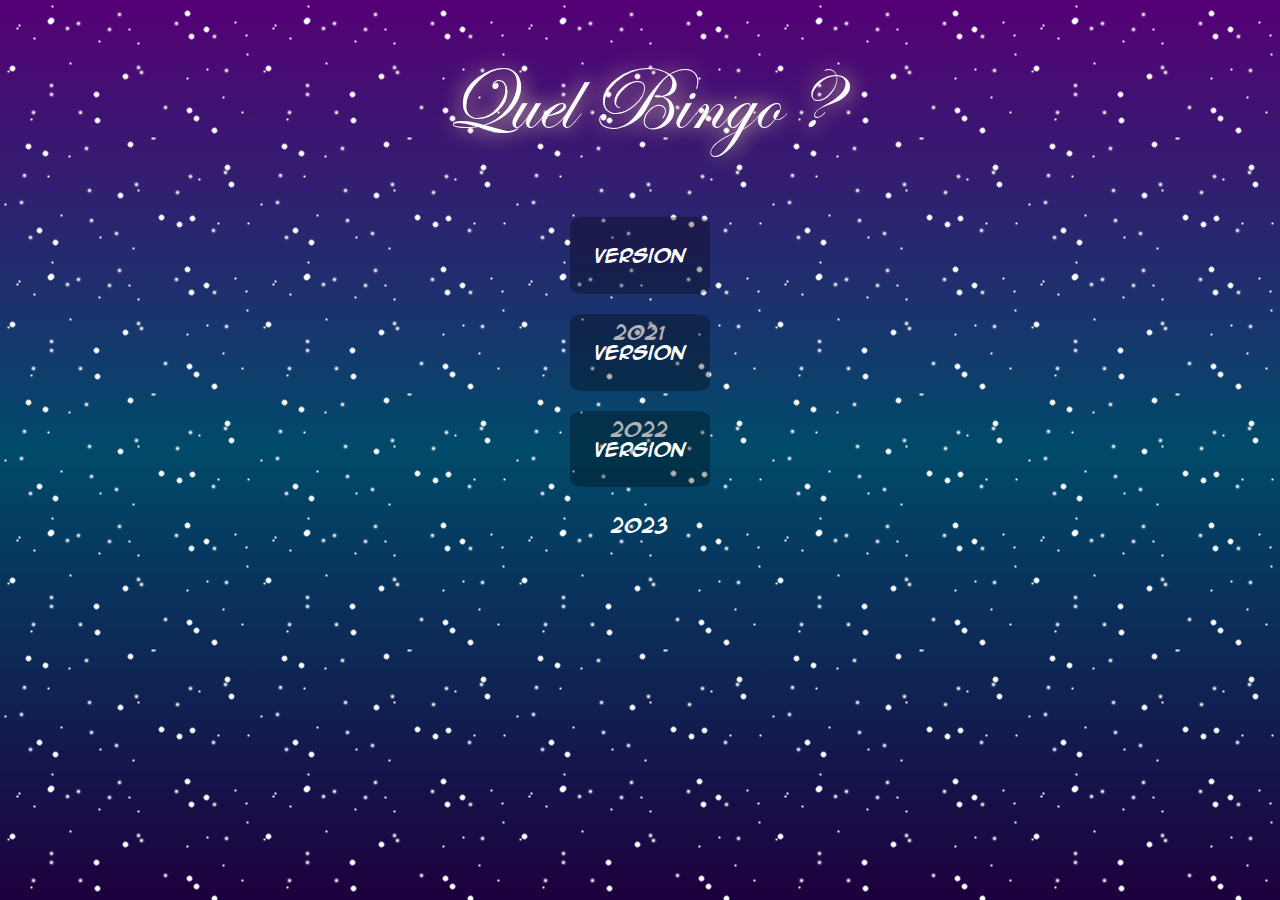
<file: index.html>
<!DOCTYPE html>
<html lang="fr">
	<head>
		<meta charset="utf-8">
		<title>Bingo Noël</title>
		<link href="index.css" type="text/css" rel="stylesheet" media="all">
		<meta name="viewport" content="width=device-width, initial-scale=1.0, maximum-scale=1.0, user-scalable=0">
	</head>
	<body>
		<div class="title">
			<p>Quel Bingo ?</p>
		</div>
		<div class="choice">
			<a href="2021.html">Version 2021</a>
			<a href="2022.html">Version 2022</a>
			<a href="2023.html">Version 2023</a>
		</div>
	</body>
</html>
</file>
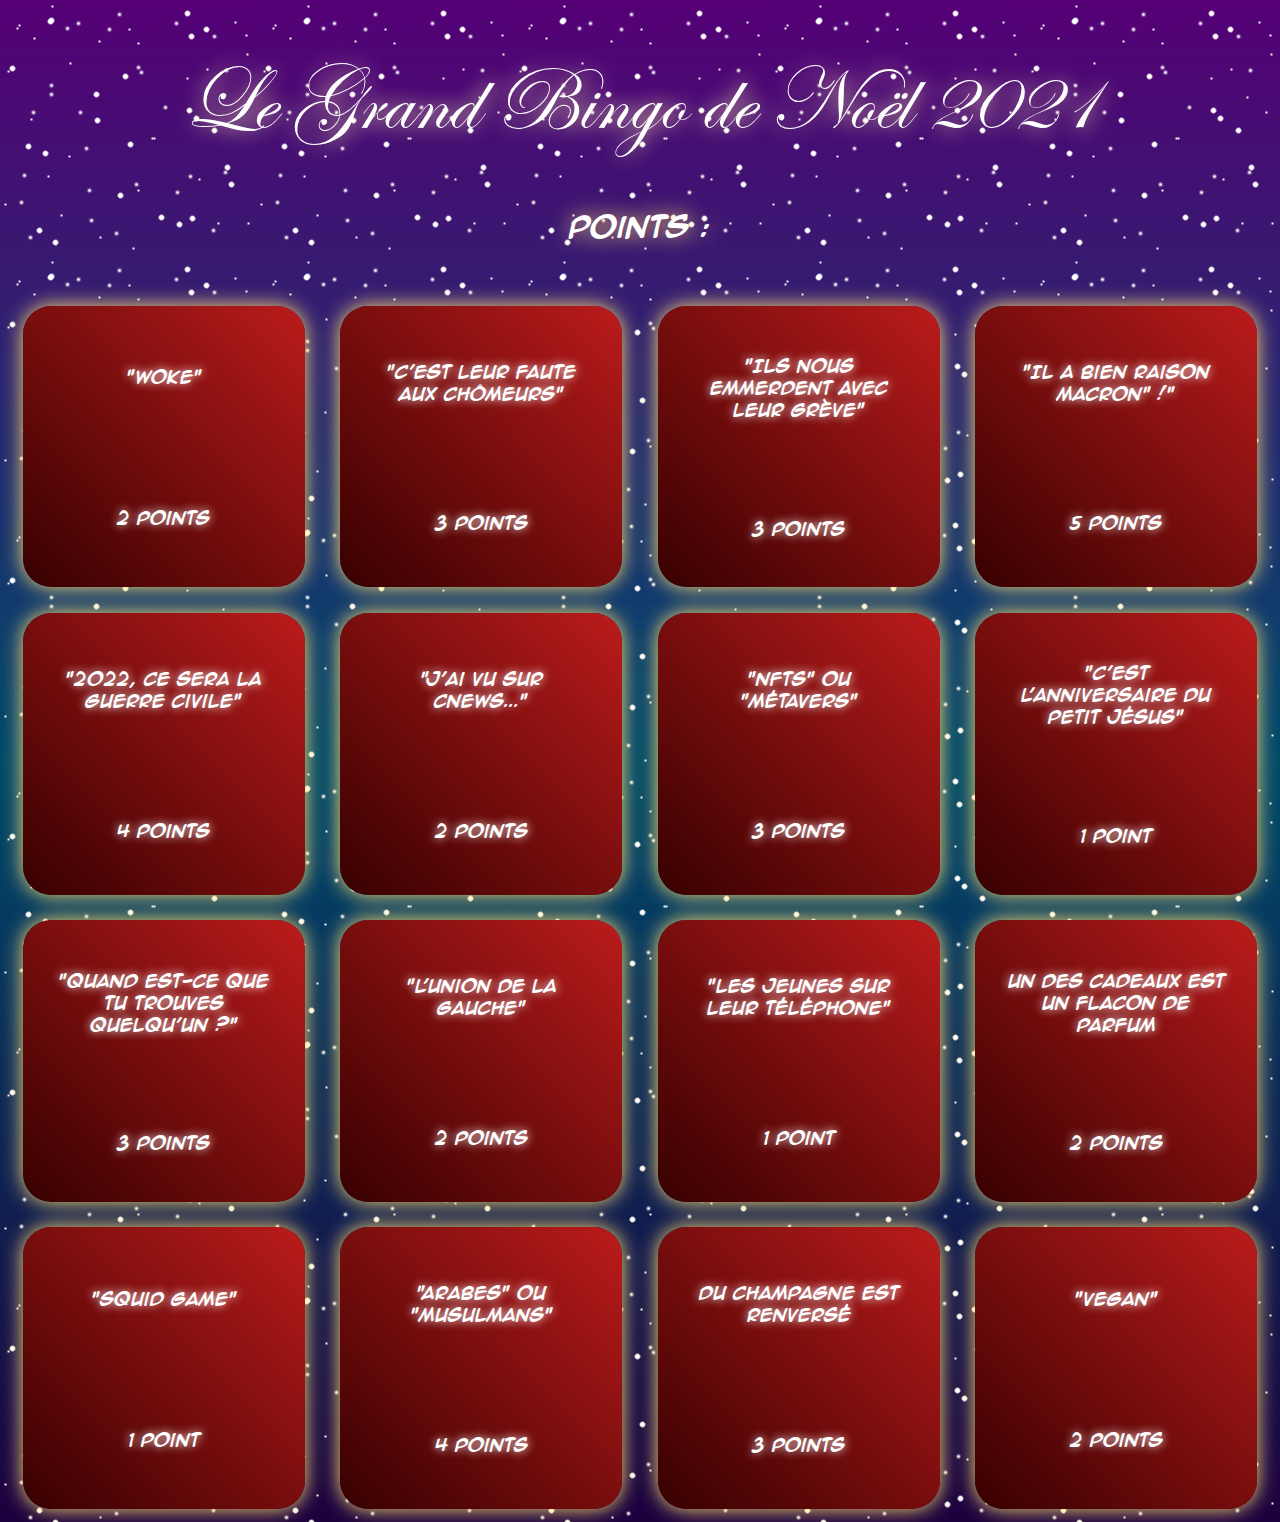
<file: 2021.html>
<!DOCTYPE html>
<html lang="fr" style="background: url(background_3.png), url(background_2.png), url(background_1.png), linear-gradient(0deg, rgba(29,0,62,1) 0%, rgba(0,74,106,1) 50%, rgba(85,0,117,1) 100%);">
	<head>
		<meta charset="utf-8">
		<title>Bingo Noël 2021</title>
		<link href="bingo.css" type="text/css" rel="stylesheet" media="all">
		<script type="text/javascript" src="script.js" defer></script>
		<script>year="2021"</script>
		<meta name="viewport" content="width=device-width, initial-scale=1.0, maximum-scale=1.0, user-scalable=0">
	</head>
	<body>
		<div class="title">
			<a href="index.html">Le Grand Bingo de Noël 2021</a>
		</div>
		<div class="points">
			<p>Points : <span id="point"></span></p>
		</div>
		<div class="bingo">
			<div>
				<input type="checkbox" onclick="save()" data-points="2">
				<div>
					<p>"Woke"</p>
					<p>2 points</p>
				</div>
			</div>
			<div>
				<input type="checkbox" onclick="save()" data-points="3">
				<div>
					<p>"C'est leur faute aux chômeurs"</p>
					<p>3 points</p>
				</div>
			</div>
			<div>
				<input type="checkbox" onclick="save()" data-points="3">
				<div>
					<p>"Ils nous emmerdent avec leur grève"</p>
					<p>3 points</p>
				</div>
			</div>
			<div>
				<input type="checkbox" onclick="save()" data-points="5">
				<div>
					<p>"Il a bien raison Macron" !"</p>
					<p>5 points</p>
				</div>
			</div>
			<div>
				<input type="checkbox" onclick="save()" data-points="4">
				<div>
					<p>"2022, ce sera la guerre civile"</p>
					<p>4 points</p>
				</div>
			</div>
			<div>
				<input type="checkbox" onclick="save()" data-points="2">
				<div>
					<p>"J'ai vu sur CNEWS..."</p>
					<p>2 points</p>
				</div>
			</div>
			<div>
				<input type="checkbox" onclick="save()" data-points="3">
				<div>
					<p>"NFTs" ou "Métavers"</p>
					<p>3 points</p>
				</div>
			</div>
			<div>
				<input type="checkbox" onclick="save()" data-points="1">
				<div>
					<p>"C'est l'anniversaire du petit Jésus"</p>
					<p>1 point</p>
				</div>
			</div>
			<div>
				<input type="checkbox" onclick="save()" data-points="3">
				<div>
					<p>"Quand est-ce que tu trouves quelqu'un ?"</p>
					<p>3 points</p>
				</div>
			</div>
			<div>
				<input type="checkbox" onclick="save()" data-points="2">
				<div>
					<p>"L'Union de la Gauche"</p>
					<p>2 points</p>
				</div>
			</div>
			<div>
				<input type="checkbox" onclick="save()" data-points="1">
				<div>
					<p>"Les jeunes sur leur téléphone"</p>
					<p>1 point</p>
				</div>
			</div>
			<div>
				<input type="checkbox" onclick="save()" data-points="2">
				<div>
					<p>Un des cadeaux est un flacon de parfum</p>
					<p>2 points</p>
				</div>
			</div>
			<div>
				<input type="checkbox" onclick="save()" data-points="1">
				<div>
					<p>"Squid Game"</p>
					<p>1 point</p>
				</div>
			</div>
			<div>
				<input type="checkbox" onclick="save()" data-points="4">
				<div>
					<p>"Arabes" ou "Musulmans"</p>
					<p>4 points</p>
				</div>
			</div>
			<div>
				<input type="checkbox" onclick="save()" data-points="3">
				<div>
					<p>Du champagne est renversé</p>
					<p>3 points</p>
				</div>
			</div>
			<div>
				<input type="checkbox" onclick="save()" data-points="2">
				<div>
					<p>"Vegan"</p>
					<p>2 points</p>
				</div>
			</div>
		</div>
	</body>
</html>
</file>
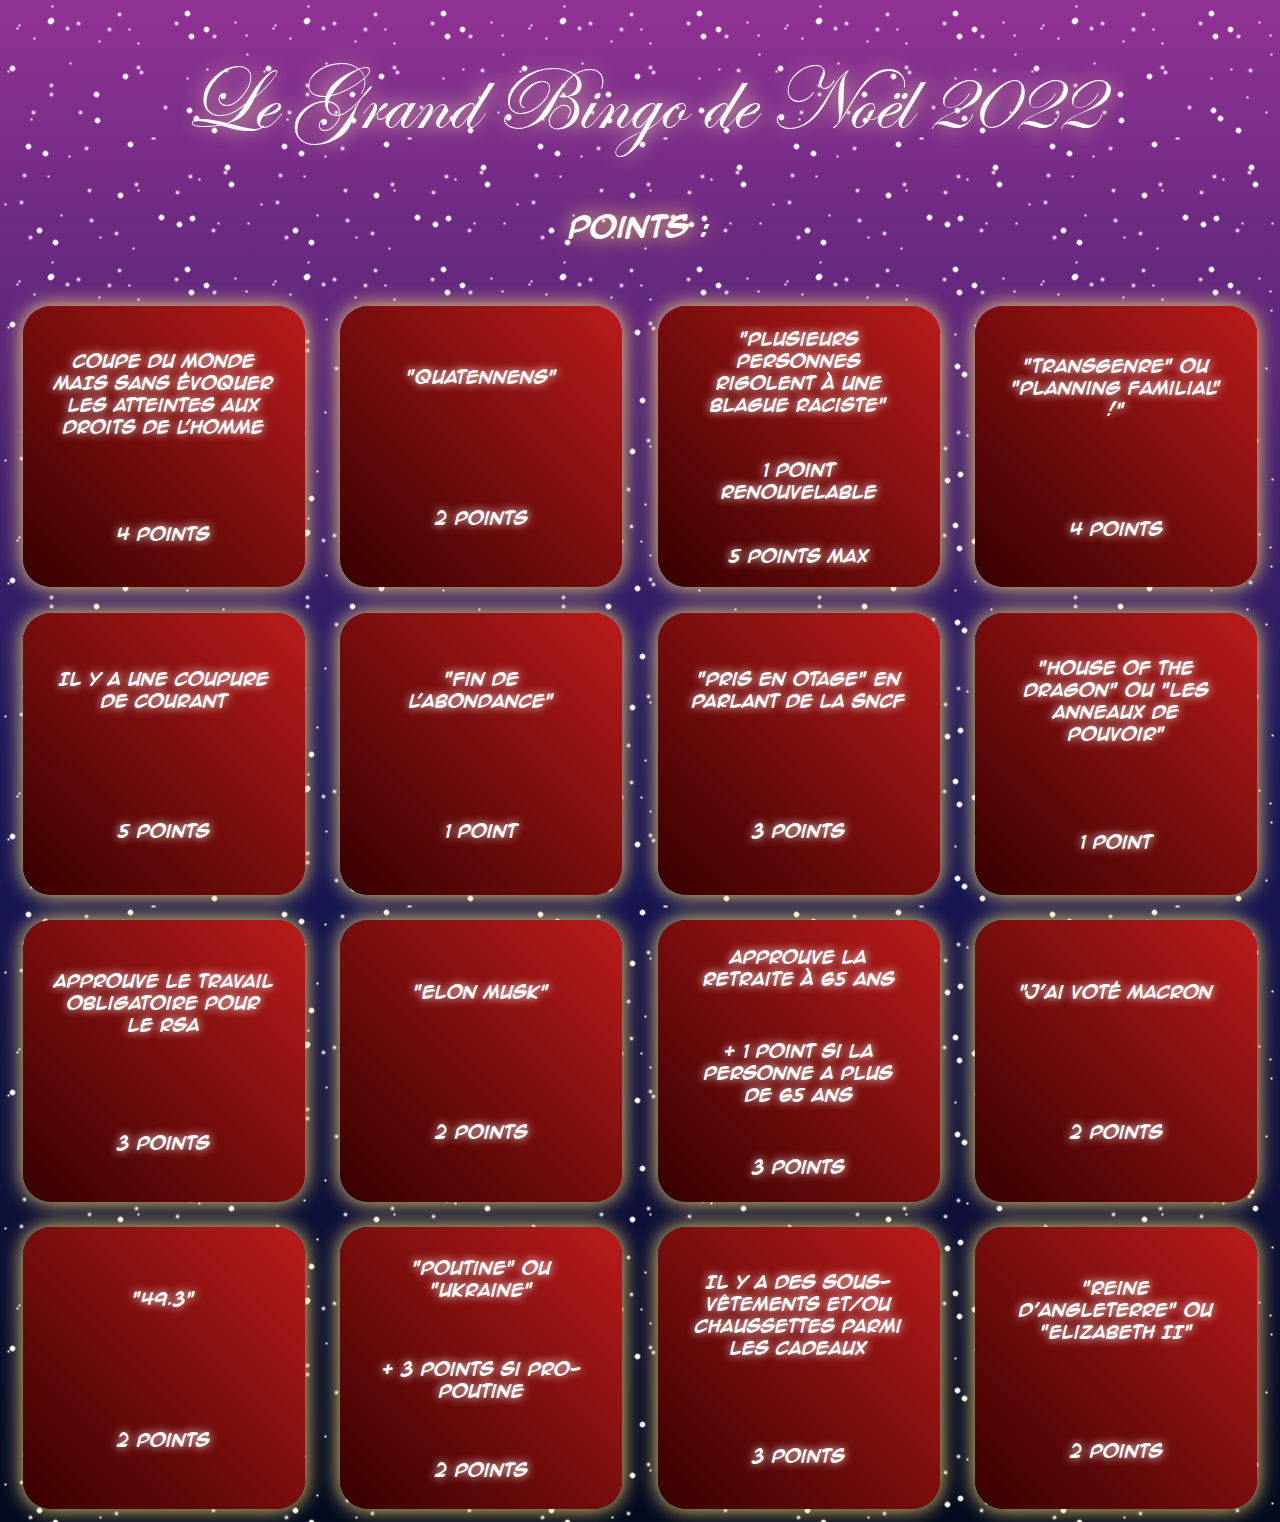
<file: 2022.html>
<!DOCTYPE html>
<html lang="fr" style="background: url(background_3.png), url(background_2.png), url(background_1.png), linear-gradient(0deg, rgba(5,11,31,1) 0%, rgba(28,25,92,1) 50%, rgba(145,50,148,1)">
	<head>
		<meta charset="utf-8">
		<title>Bingo Noël 2022</title>
		<link href="bingo.css" type="text/css" rel="stylesheet" media="all">
		<script type="text/javascript" src="script.js" defer></script>
		<script>year="2022"</script>
		<meta name="viewport" content="width=device-width, initial-scale=1.0, maximum-scale=1.0, user-scalable=0">
	</head>
	<body>
		<div class="title">
			<a href="index.html">Le Grand Bingo de Noël 2022</a>
		</div>
		<div class="points">
			<p>Points : <span id="point"></span></p>
		</div>
		<div class="bingo">
			<div>
				<input type="checkbox" onclick="save()" data-points="4">
				<div>
					<p>Coupe du Monde MAIS sans évoquer les atteintes aux droits de l'homme</p>
					<p>4 points</p>
				</div>
			</div>
			<div>
				<input type="checkbox" onclick="save()" data-points="2">
				<div>
					<p>"Quatennens"</p>
					<p>2 points</p>
				</div>
			</div>
			<div>
				<input type="checkbox" onclick="save()" data-points="1">
				<div>
					<p>"Plusieurs personnes rigolent à une blague raciste"</p>
					<p>1 point renouvelable</p>
					<p>5 points max</p>
				</div>
			</div>
			<div>
				<input type="checkbox" onclick="save()" data-points="4">
				<div>
					<p>"Transgenre" ou "Planning Familial" !"</p>
					<p>4 points</p>
				</div>
			</div>
			<div>
				<input type="checkbox" onclick="save()" data-points="5">
				<div>
					<p>Il y a une coupure de courant</p>
					<p>5 points</p>
				</div>
			</div>
			<div>
				<input type="checkbox" onclick="save()" data-points="1">
				<div>
					<p>"Fin de l'abondance"</p>
					<p>1 point</p>
				</div>
			</div>
			<div>
				<input type="checkbox" onclick="save()" data-points="3">
				<div>
					<p>"Pris en otage" en parlant de la SNCF</p>
					<p>3 points</p>
				</div>
			</div>
			<div>
				<input type="checkbox" onclick="save()" data-points="1">
				<div>
					<p>"House of the Dragon" ou "Les Anneaux de Pouvoir"</p>
					<p>1 point</p>
				</div>
			</div>
			<div>
				<input type="checkbox" onclick="save()" data-points="3">
				<div>
					<p>Approuve le travail obligatoire pour le RSA</p>
					<p>3 points</p>
				</div>
			</div>
			<div>
				<input type="checkbox" onclick="save()" data-points="2">
				<div>
					<p>"Elon Musk"</p>
					<p>2 points</p>
				</div>
			</div>
			<div>
				<input type="checkbox" onclick="save()" data-points="3">
				<div>
					<p>Approuve la retraite à 65 ans</p>
					<p>+ 1 point si la personne a plus de 65 ans</p>
					<p>3 points</p>
				</div>
			</div>
			<div>
				<input type="checkbox" onclick="save()" data-points="2">
				<div>
					<p>"J'ai voté Macron</p>
					<p>2 points</p>
				</div>
			</div>
			<div>
				<input type="checkbox" onclick="save()" data-points="2">
				<div>
					<p>"49.3"</p>
					<p>2 points</p>
				</div>
			</div>
			<div>
				<input type="checkbox" onclick="save()" data-points="2">
				<div>
					<p>"Poutine" ou "Ukraine"</p>
					<p>+ 3 points si pro-Poutine</p>
					<p>2 points</p>
				</div>
			</div>
			<div>
				<input type="checkbox" onclick="save()" data-points="3">
				<div>
					<p>Il y a des sous-vêtements et/ou chaussettes parmi les cadeaux</p>
					<p>3 points</p>
				</div>
			</div>
			<div>
				<input type="checkbox" onclick="save()" data-points="2">
				<div>
					<p>"Reine d'Angleterre" ou "Elizabeth II"</p>
					<p>2 points</p>
				</div>
			</div>
		</div>
	</body>
</html>
</file>
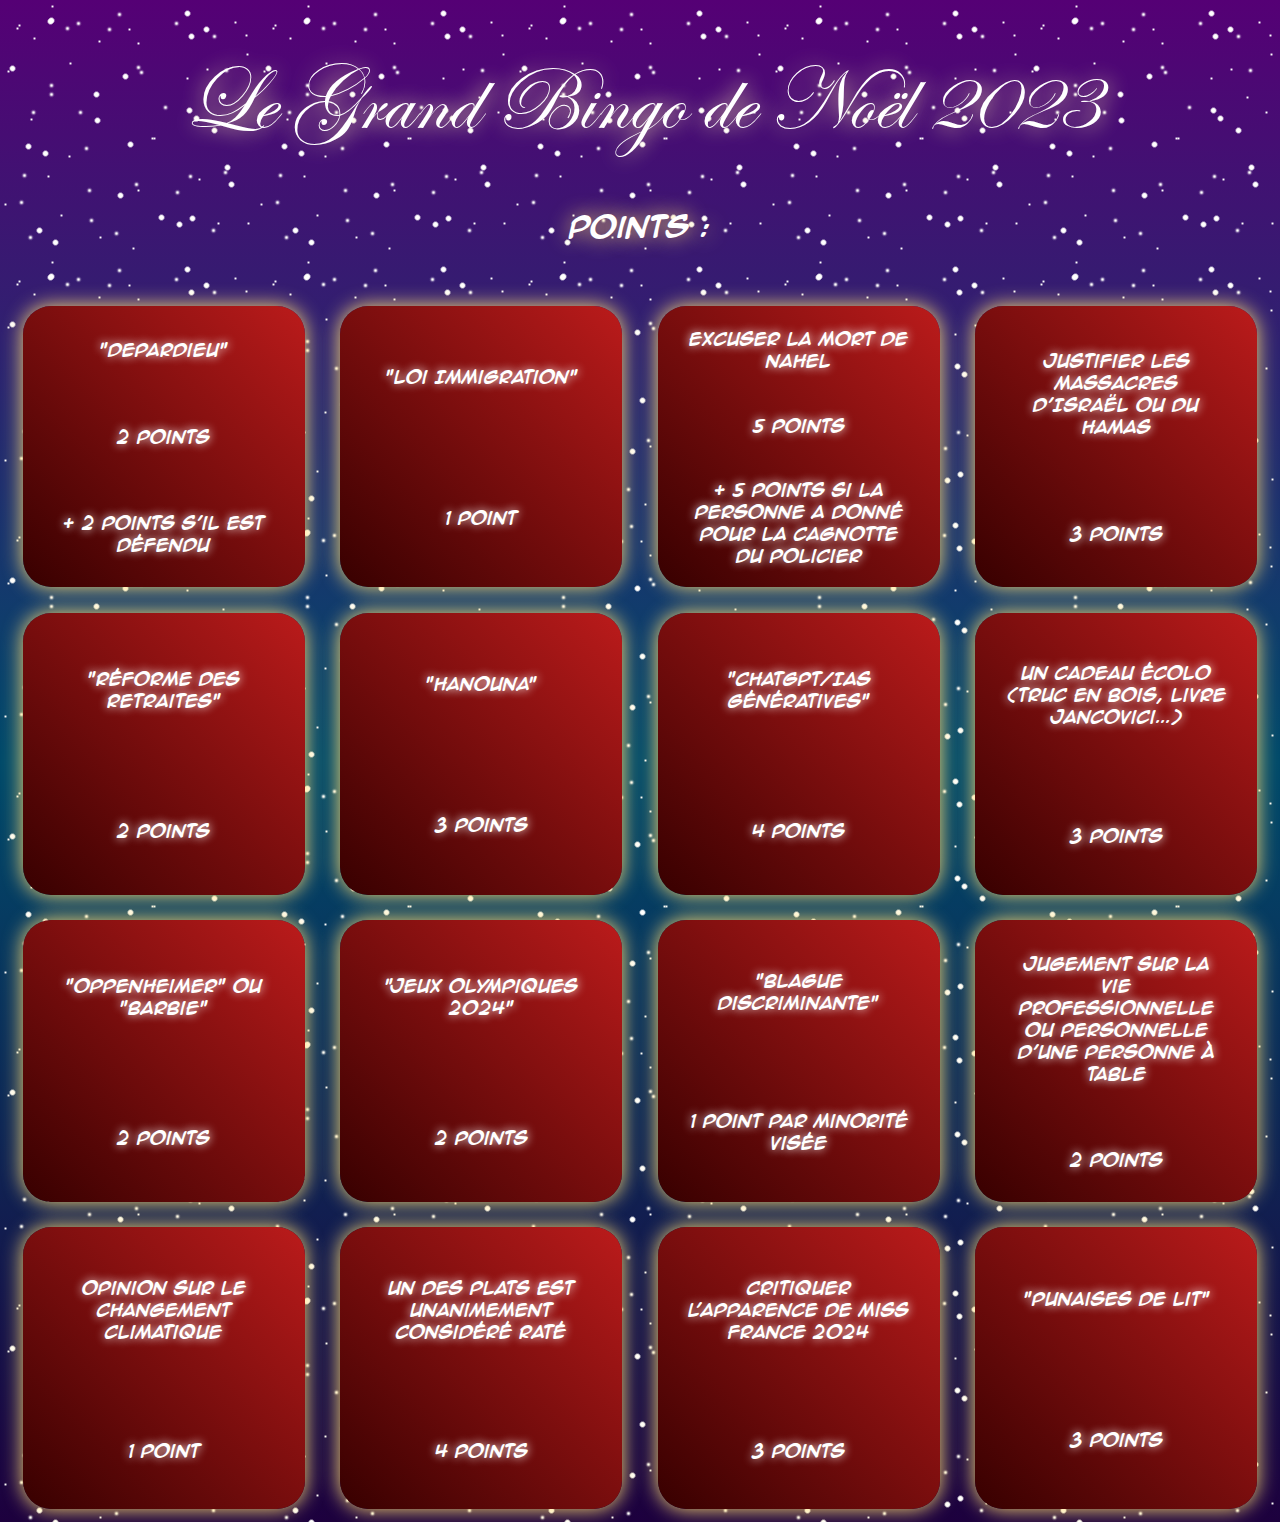
<file: 2023.html>
<!DOCTYPE html>
<html lang="fr" style="background: url(background_3.png), url(background_2.png), url(background_1.png), linear-gradient(0deg, rgba(29,0,62,1) 0%, rgba(0,74,106,1) 50%, rgba(85,0,117,1) 100%);">
	<head>
		<meta charset="utf-8">
		<title>Bingo Noël 2023</title>
		<link href="bingo.css" type="text/css" rel="stylesheet" media="all">
		<script type="text/javascript" src="script.js" defer></script>
		<script>year="2023"</script>
		<meta name="viewport" content="width=device-width, initial-scale=1.0, maximum-scale=1.0, user-scalable=0">
	</head>
	<body>
		<div class="title">
			<a href="index.html">Le Grand Bingo de Noël 2023</a>
		</div>
		<div class="points">
			<p>Points : <span id="point"></span></p>
		</div>
		<div class="bingo">
			<div>
				<input type="checkbox" onclick="save()" data-points="2">
				<div>
					<p>"Depardieu"</p>
					<p>2 points</p>
					<p>+ 2 points s'il est défendu</p>
				</div>
			</div>
			<div>
				<input type="checkbox" onclick="save()" data-points="1">
				<div>
					<p>"Loi Immigration"</p>
					<p>1 point</p>
				</div>
			</div>
			<div>
				<input type="checkbox" onclick="save()" data-points="5">
				<div>
					<p>Excuser la mort de Nahel</p>
					<p>5 points</p>
					<p>+ 5 points si la personne a donné pour la cagnotte du policier</p>
				</div>
			</div>
			<div>
				<input type="checkbox" onclick="save()" data-points="3">
				<div>
					<p>Justifier les massacres d'Israël ou du Hamas</p>
					<p>3 points</p>
				</div>
			</div>
			<div>
				<input type="checkbox" onclick="save()" data-points="2">
				<div>
					<p>"Réforme des retraites"</p>
					<p>2 points</p>
				</div>
			</div>
			<div>
				<input type="checkbox" onclick="save()" data-points="3">
				<div>
					<p>"Hanouna"</p>
					<p>3 points</p>
				</div>
			</div>
			<div>
				<input type="checkbox" onclick="save()" data-points="4">
				<div>
					<p>"ChatGPT/IAs génératives"</p>
					<p>4 points</p>
				</div>
			</div>
			<div>
				<input type="checkbox" onclick="save()" data-points="3">
				<div>
					<p>Un cadeau écolo (truc en bois, livre Jancovici...)</p>
					<p>3 points</p>
				</div>
			</div>
			<div>
				<input type="checkbox" onclick="save()" data-points="2">
				<div>
					<p>"Oppenheimer" ou "Barbie"</p>
					<p>2 points</p>
				</div>
			</div>
			<div>
				<input type="checkbox" onclick="save()" data-points="2">
				<div>
					<p>"Jeux Olympiques 2024"</p>
					<p>2 points</p>
				</div>
			</div>
			<div>
				<input type="checkbox" onclick="save()" data-points="1">
				<div>
					<p>"Blague discriminante"</p>
					<p>1 point par minorité visée</p>
				</div>
			</div>
			<div>
				<input type="checkbox" onclick="save()" data-points="2">
				<div>
					<p>Jugement sur la vie professionnelle ou personnelle d'une personne à table</p>
					<p>2 points</p>
				</div>
			</div>
			<div>
				<input type="checkbox" onclick="save()" data-points="1">
				<div>
					<p>Opinion sur le Changement Climatique</p>
					<p>1 point</p>
				</div>
			</div>
			<div>
				<input type="checkbox" onclick="save()" data-points="4">
				<div>
					<p>Un des plats est unanimement considéré raté</p>
					<p>4 points</p>
				</div>
			</div>
			<div>
				<input type="checkbox" onclick="save()" data-points="3">
				<div>
					<p>Critiquer l'apparence de Miss France 2024</p>
					<p>3 points</p>
				</div>
			</div>
			<div>
				<input type="checkbox" onclick="save()" data-points="3">
				<div>
					<p>"Punaises de lit"</p>
					<p>3 points</p>
				</div>
			</div>
		</div>
	</body>
</html>
</file>
<file: index.css>
* {
	box-sizing: border-box;
	user-select: none;
}

img {
	max-width: 100%;
}

html {
	margin: 0;
	padding: 0;
	background: url(background_3.png), url(background_2.png), url(background_1.png), linear-gradient(0deg, rgba(29,0,62,1) 0%, rgba(0,74,106,1) 50%, rgba(85,0,117,1) 100%);
	background-attachment: fixed;
	font-family: main;
	color: #ffffff;
	width: 100%;
	animation: background 30s linear infinite;
}

body {
	display: flex;
	flex-direction: column;
	background: transparent;
	padding: 0;
	margin: 0;
	width: 100%;
}

.title {
	display: flex;
	flex-direction: row;
	justify-content: center;
	align-items: center;
}

.title > p {
	font-family: title;
	text-align: center;
	text-shadow: 0 0 20px #ffecad;
	padding: 0;
}

.choice {
	display: flex;
	flex-direction: column;
	justify-content: center;
	align-items: center;
}

a, a:visited {
	background: rgba(0, 0, 0, 0.3);
	margin: 10px;
	padding: 0;
	width: 11vw;
	height: 6vw;
	line-height: 6vw;
	text-align: center;
	color: inherit;
	text-decoration: none;
	border-radius: 10%;
	transition: all 0.3s ease;
}

a:hover {
	background: rgba(0, 0, 0, 0.5);
}

@media (min-width: 800px) {
	.title > p {
		font-size: 90px;
		margin: 50px 0 50px 0;
	}
}

@media (min-width: 500px) and (max-width: 800px) {
	.title > p {
		font-size: 55px;
		margin: 20px 0 20px 0;
	}
}

@media (min-width: 300px) and (max-width: 500px) {
	.title > p {
		font-size: 35px;
		margin: 10px 0 10px 0;
	}
}

@media (max-width: 300px) {
	.title > p {
		display: none;
	}
}

@keyframes background {
    from { background-position: 0 0, 256px 256px, 0 256px, 0 0; }
    to { background-position: 256px 256px, 0 0, 256px 0, 0 0; }
}

@font-face {
	font-family: "main";
	src: url("main.ttf");
	font-weight: normal;
	font-style: normal;
}

@font-face {
	font-family: "title";
	src: url("title.ttf");
	font-weight: normal;
	font-style: normal;
}
</file>
<file: bingo.css>
* {
	box-sizing: border-box;
	user-select: none;
}

img {
	max-width: 100%;
}

html {
	margin: 0;
	padding: 0;
	background-attachment: fixed;
	font-family: main;
	color: #ffffff;
	width: 100%;
	animation: background 30s linear infinite;
}

body {
	display: flex;
	flex-direction: column;
	background: transparent;
	padding: 0;
	margin: 0;
	width: 100%;
}

.title {
	display: flex;
	flex-direction: row;
	justify-content: center;
	align-items: center;
}

.title > a {
	cursor: pointer;
	color: inherit;
	text-decoration: none;
	font-family: title;
	text-align: center;
	text-shadow: 0 0 20px #ffecad;
	padding: 0;
}

.title > a:visited {
	color: inherit;
}

.points {
	display: flex;
	flex-direction: row;
	justify-content: center;
	align-items: center;
}

.points > p {
	text-align: center;
	text-shadow: 0 0 20px #ffde71;
	padding: 0;
}

.bingo {
	display: flex;
	flex-direction: row;
	justify-content: space-evenly;
	align-items: space-evenly;
	flex-wrap: wrap;
}

.bingo > div {
	position: relative;
	margin: 1vw;
	padding: 0;
	width: 22vw;
	height: 22vw;
}

.bingo input[type=checkbox] {
	position: absolute;
	width: 100%;
	height: 100%;
	margin: 0;
	padding: 0;
	opacity: 0;
}

.bingo > div div {
	position: absolute;
	display: flex;
	flex-direction: column;
	justify-content: space-around;
	align-items: center;
	width: 100%;
	height: 100%;
	box-shadow: 0 0 20px #ffde71;
	background: linear-gradient(45deg, rgba(55,0,0,1) 0%, rgba(187,27,27,1) 100%);
	border-radius: 10%;
	pointer-events: none;
	transition: all 0.3s ease;
}

.bingo > div:hover div {
	filter: brightness(1.3);
	transition: all 0.3s ease;
}

.bingo > div p {
	padding: 0;
	text-align: center;
	text-shadow: 0 0 10px #ffffff;
	z-index: 1;
	pointer-events: none;
}

.bingo input[type="checkbox"]:checked + div {
	background: linear-gradient(45deg, rgba(0,55,2,1) 0%, rgba(27,187,43,1) 100%);
	transform: rotate(360deg);
	border-radius: 30%;
	transition: all 0.3s ease;
}

.bingo input[type="checkbox"]:checked:hover + div {
	filter: brightness(1.3);
	transition: all 0.3s ease;
}

@media (min-width: 800px) {
	.title > a {
		font-size: 90px;
		margin: 50px 0 50px 0;
	}

	.points > p {
		font-size: 25px;
		margin: 0 0 50px 0;
	}

	.bingo > div p {
		margin: 0 30px 0 30px;
		font-size: 15px;
	}
}

@media (min-width: 500px) and (max-width: 800px) {
	.title > a {
		font-size: 55px;
		margin: 20px 0 20px 0;
	}

	.points > p {
		font-size: 15px;
		margin: 0 0 20px 0;
	}

	.bingo > div p {
		margin: 0 10px 0 10px;
		font-size: 10px;
	}
}

@media (min-width: 300px) and (max-width: 500px) {
	.title > a {
		font-size: 35px;
		margin: 10px 0 10px 0;
	}

	.points > p {
		font-size: 10px;
		margin: 0 0 10px 0;
	}

	.bingo > div p {
		margin: 0 5px 0 5px;
		font-size: 6px;
	}
}

@media (max-width: 300px) {
	.title > a {
		display: none;
	}

	.points > p {
		display: none;
	}

	.bingo > div p {
		display: none;
	}
}

@keyframes background {
    from { background-position: 0 0, 256px 256px, 0 256px, 0 0; }
    to { background-position: 256px 256px, 0 0, 256px 0, 0 0; }
}

@font-face {
	font-family: "main";
	src: url("main.ttf");
	font-weight: normal;
	font-style: normal;
}

@font-face {
	font-family: "title";
	src: url("title.ttf");
	font-weight: normal;
	font-style: normal;
}
</file>
